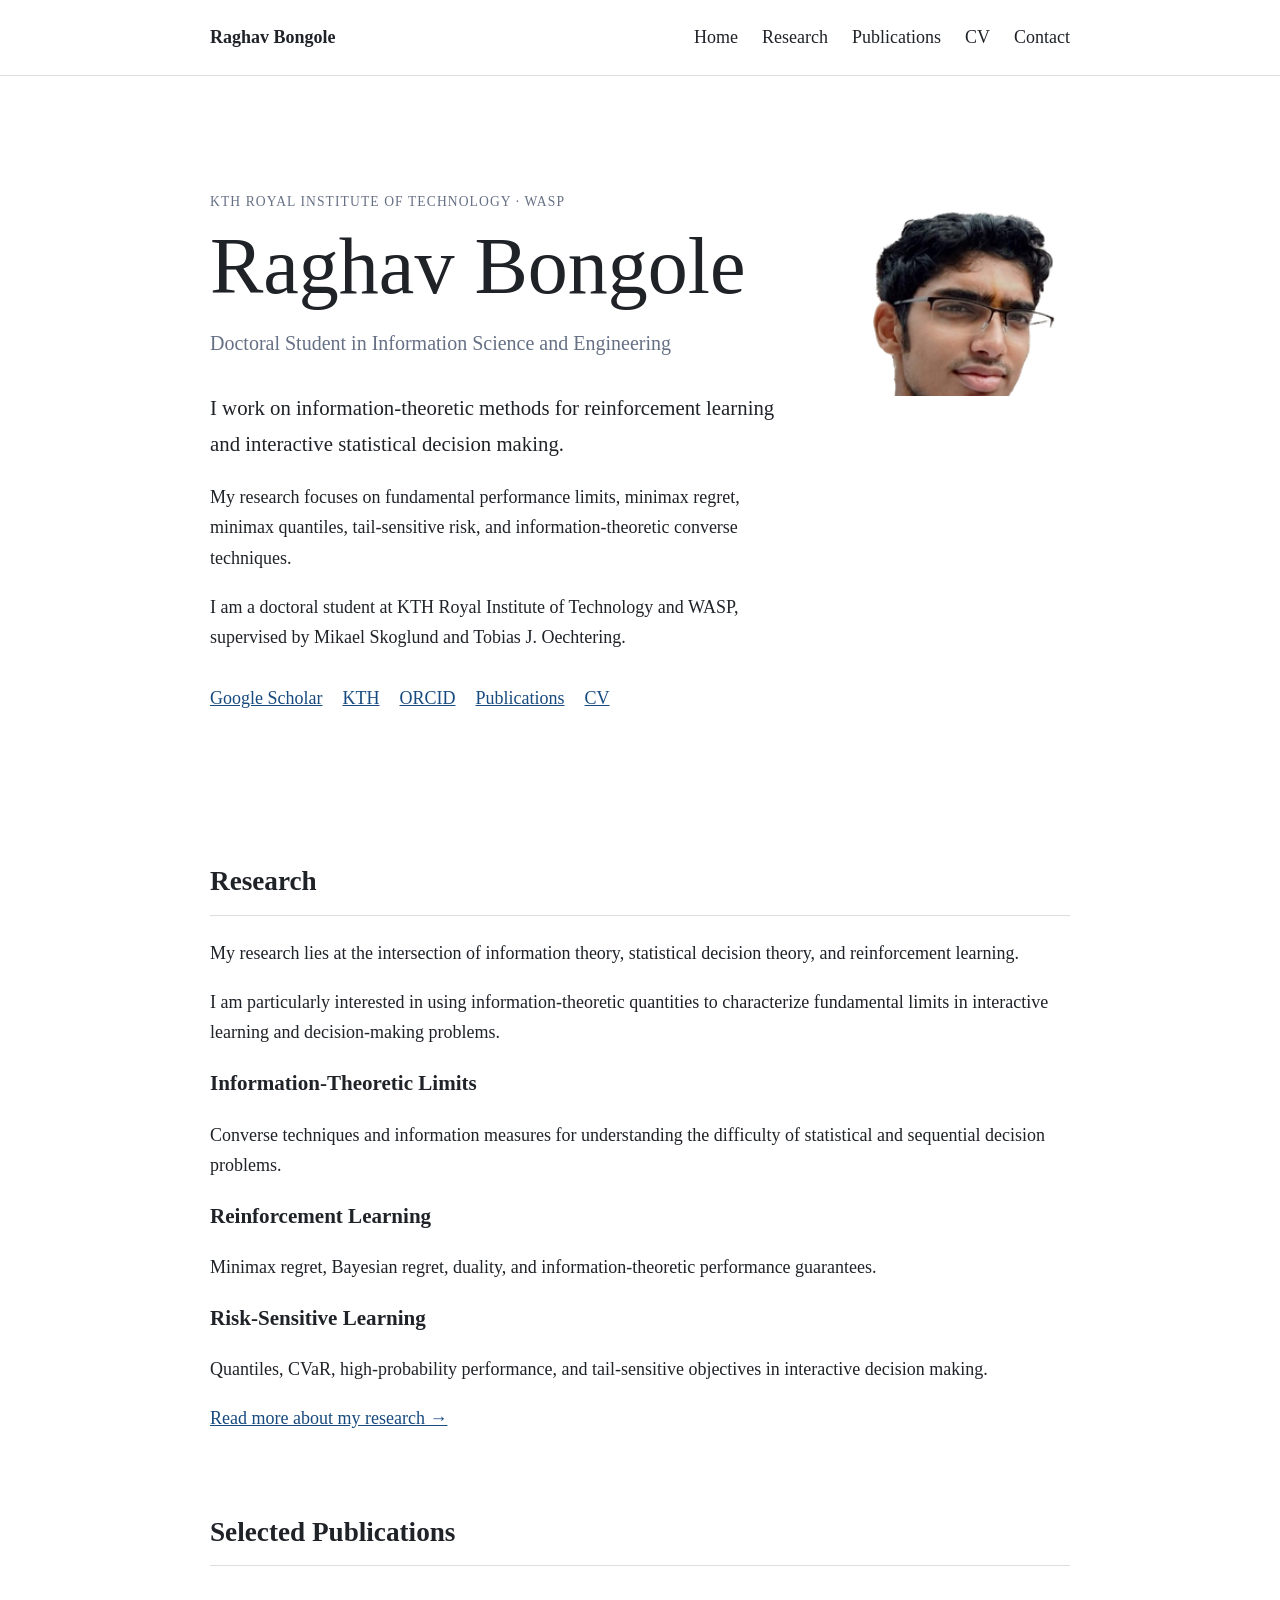
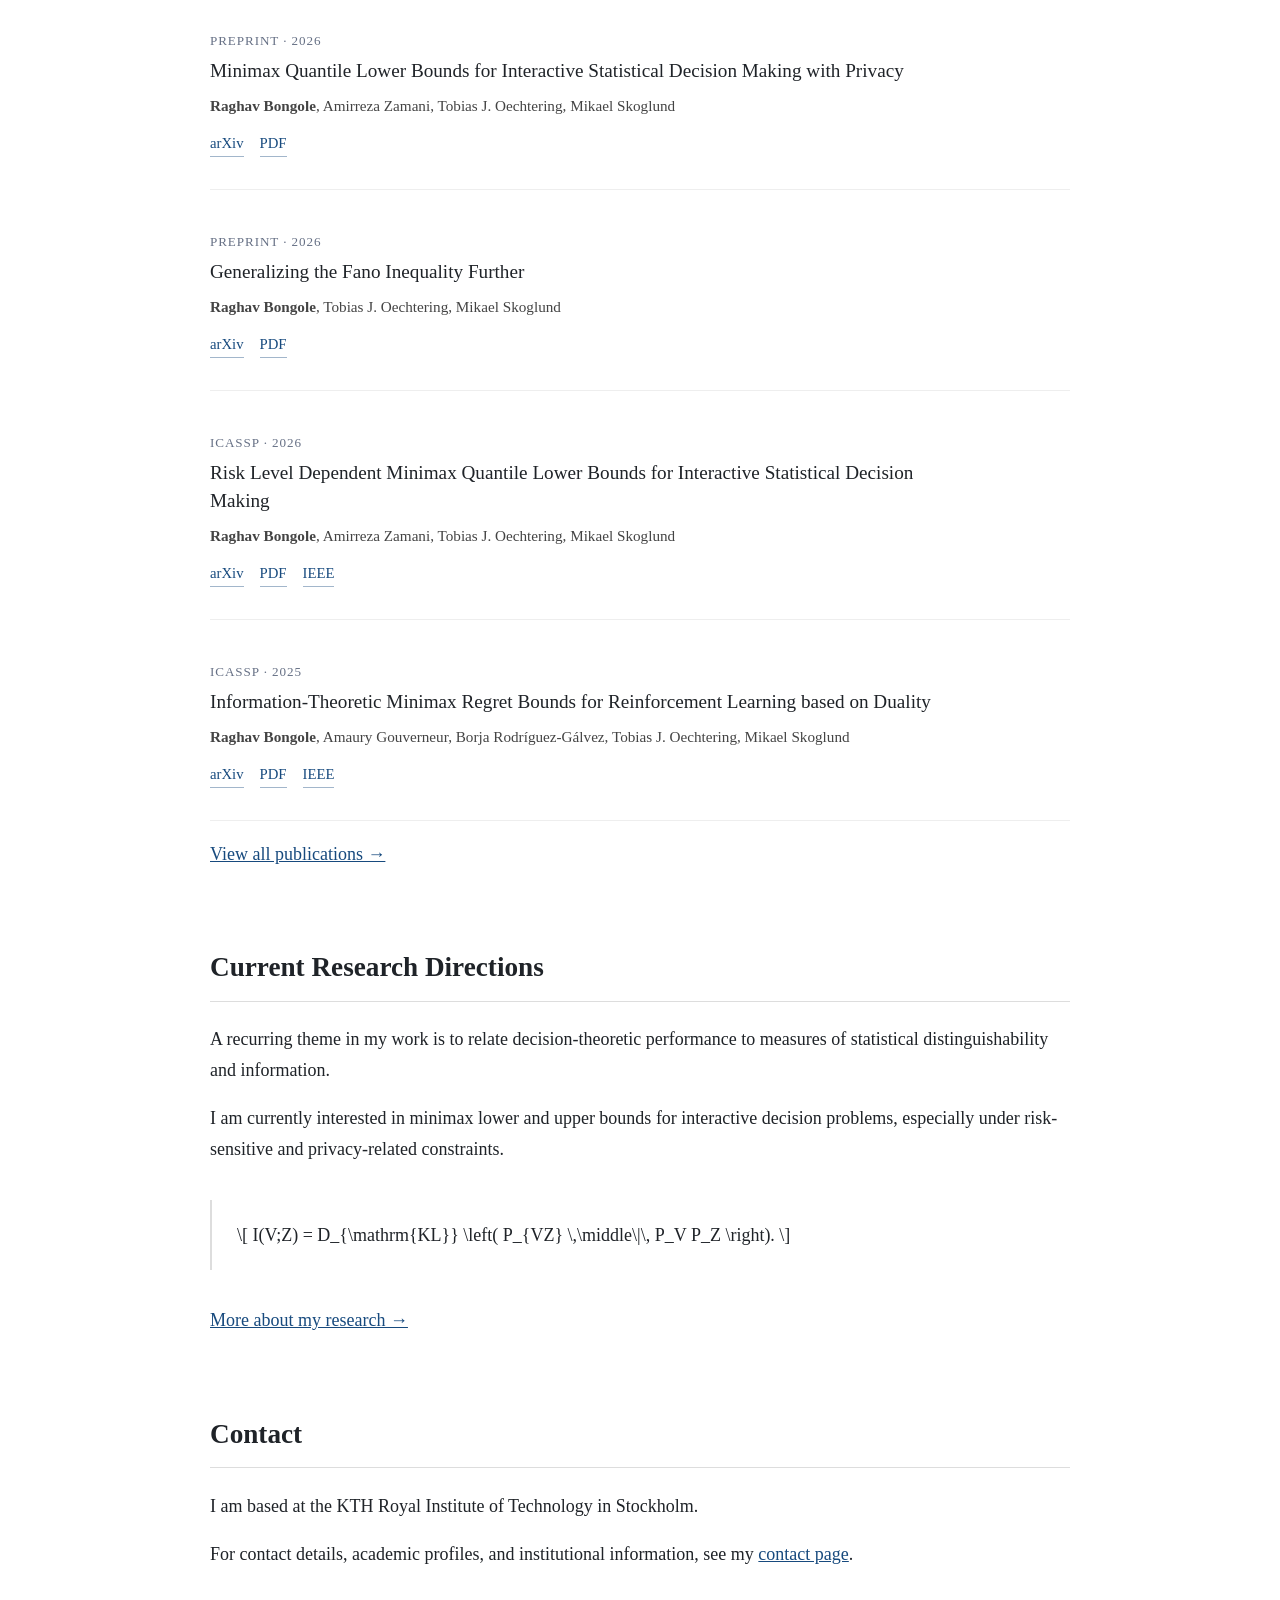
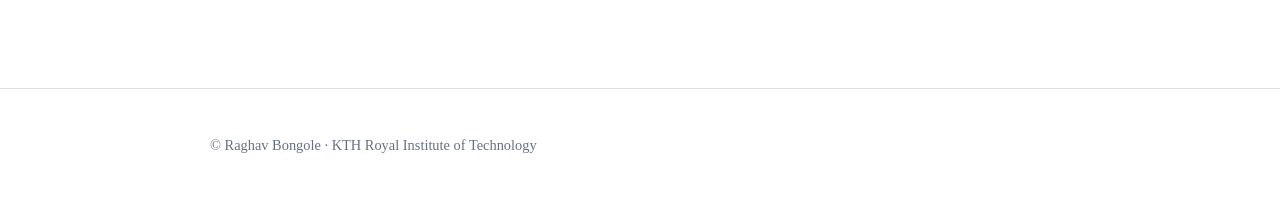
<file: index.html>
<!DOCTYPE html>
<html lang="en">

<head>
    <meta charset="UTF-8">
    <meta name="viewport" content="width=device-width, initial-scale=1.0">

    <title>Raghav Bongole | KTH | Information Theory</title>

    <meta
        name="description"
        content="Raghav Bongole is a doctoral researcher at KTH Royal Institute of Technology working on information theory, reinforcement learning, statistical decision theory, minimax regret, and risk-sensitive learning."
    >

    <meta name="author" content="Raghav Bongole">

    <link
        rel="canonical"
        href="https://thecatfather.github.io/"
    >

    <link rel="stylesheet" href="css/style.css">
</head>


<body>

<header>

    <nav class="container">

        <a class="name" href="index.html">
            Raghav Bongole
        </a>

        <div class="nav-links">
            <a href="index.html">Home</a>
            <a href="research.html">Research</a>
            <a href="publications.html">Publications</a>
            <a href="cv.html">CV</a>
            <a href="contact.html">Contact</a>
        </div>

    </nav>

</header>


<main class="container">

    <!-- INTRODUCTION -->

<section class="hero">

    <div class="hero-grid">

        <div class="hero-text">

            <p class="eyebrow">
                KTH Royal Institute of Technology · WASP
            </p>

            <h1>Raghav Bongole</h1>

            <p class="subtitle">
                Doctoral Student in Information Science and Engineering
            </p>

            <p class="intro">
                I work on information-theoretic methods for
                reinforcement learning and interactive statistical
                decision making.
            </p>

            <p>
                My research focuses on fundamental performance limits,
                minimax regret, minimax quantiles, tail-sensitive risk,
                and information-theoretic converse techniques.
            </p>

            <p>
                I am a doctoral student at KTH Royal Institute of Technology
                and WASP, supervised by Mikael Skoglund and Tobias J. Oechtering.
            </p>

            <div class="profile-links">
                <a href="https://scholar.google.com/citations?hl=en&user=uZM377YAAAAJ">
                    Google Scholar
                </a>

                <a href="https://www.kth.se/profile/bongole">
                    KTH
                </a>

                <a href="https://orcid.org/0000-0003-3906-8806">
                    ORCID
                </a>

                <a href="publications.html">
                    Publications
                </a>

                <a href="assets/raghav-bongole-cv.pdf">
                    CV
                </a>
            </div>

        </div>


        <div class="hero-photo">

            <img
                src="assets/images/bongole.png"
                alt="Raghav Bongole"
            >

        </div>

    </div>

</section>



    <!-- RESEARCH -->

    <section>

        <h2>Research</h2>

        <p>
            My research lies at the intersection of
            information theory, statistical decision theory,
            and reinforcement learning.
        </p>

        <p>
            I am particularly interested in using
            information-theoretic quantities to characterize
            fundamental limits in interactive learning and
            decision-making problems.
        </p>


        <div class="interest-grid">

            <div>

                <h3>
                    Information-Theoretic Limits
                </h3>

                <p>
                    Converse techniques and information measures
                    for understanding the difficulty of statistical
                    and sequential decision problems.
                </p>

            </div>


            <div>

                <h3>
                    Reinforcement Learning
                </h3>

                <p>
                    Minimax regret, Bayesian regret,
                    duality, and information-theoretic
                    performance guarantees.
                </p>

            </div>


            <div>

                <h3>
                    Risk-Sensitive Learning
                </h3>

                <p>
                    Quantiles, CVaR, high-probability performance,
                    and tail-sensitive objectives in interactive
                    decision making.
                </p>

            </div>

        </div>


        <p>
            <a href="research.html">
                Read more about my research →
            </a>
        </p>

    </section>



    <!-- SELECTED PUBLICATIONS -->

    <section>

        <h2>Selected Publications</h2>


        <article class="publication">

            <p class="publication-venue">
                Preprint · 2026
            </p>

            <h3>
                Minimax Quantile Lower Bounds for Interactive
                Statistical Decision Making with Privacy
            </h3>

            <p class="authors">
                <strong>Raghav Bongole</strong>,
                Amirreza Zamani,
                Tobias J. Oechtering,
                Mikael Skoglund
            </p>

            <div class="paper-links">

                <a
                    href="https://arxiv.org/abs/2606.23096"
                    target="_blank"
                    rel="noopener noreferrer"
                >
                    arXiv
                </a>

                <a
                    href="https://arxiv.org/pdf/2606.23096"
                    target="_blank"
                    rel="noopener noreferrer"
                >
                    PDF
                </a>

            </div>

        </article>



        <article class="publication">

            <p class="publication-venue">
                Preprint · 2026
            </p>

            <h3>
                Generalizing the Fano Inequality Further
            </h3>

            <p class="authors">
                <strong>Raghav Bongole</strong>,
                Tobias J. Oechtering,
                Mikael Skoglund
            </p>

            <div class="paper-links">

                <a
                    href="https://arxiv.org/abs/2601.12027"
                    target="_blank"
                    rel="noopener noreferrer"
                >
                    arXiv
                </a>

                <a
                    href="https://arxiv.org/pdf/2601.12027"
                    target="_blank"
                    rel="noopener noreferrer"
                >
                    PDF
                </a>

            </div>

        </article>



        <article class="publication">

            <p class="publication-venue">
                ICASSP · 2026
            </p>

            <h3>
                Risk Level Dependent Minimax Quantile Lower Bounds
                for Interactive Statistical Decision Making
            </h3>

            <p class="authors">
                <strong>Raghav Bongole</strong>,
                Amirreza Zamani,
                Tobias J. Oechtering,
                Mikael Skoglund
            </p>

            <div class="paper-links">

                <a
                    href="https://arxiv.org/abs/2510.05808"
                    target="_blank"
                    rel="noopener noreferrer"
                >
                    arXiv
                </a>

                <a
                    href="https://arxiv.org/pdf/2510.05808"
                    target="_blank"
                    rel="noopener noreferrer"
                >
                    PDF
                </a>

                <a
                    href="https://ieeexplore.ieee.org/document/11462880/"
                    target="_blank"
                    rel="noopener noreferrer"
                >
                    IEEE
                </a>

            </div>

        </article>



        <article class="publication">

            <p class="publication-venue">
                ICASSP · 2025
            </p>

            <h3>
                Information-Theoretic Minimax Regret Bounds
                for Reinforcement Learning based on Duality
            </h3>

            <p class="authors">
                <strong>Raghav Bongole</strong>,
                Amaury Gouverneur,
                Borja Rodríguez-Gálvez,
                Tobias J. Oechtering,
                Mikael Skoglund
            </p>

            <div class="paper-links">

                <a
                    href="https://arxiv.org/abs/2410.16013"
                    target="_blank"
                    rel="noopener noreferrer"
                >
                    arXiv
                </a>

                <a
                    href="https://arxiv.org/pdf/2410.16013"
                    target="_blank"
                    rel="noopener noreferrer"
                >
                    PDF
                </a>

                <a
                    href="https://ieeexplore.ieee.org/document/10889842"
                    target="_blank"
                    rel="noopener noreferrer"
                >
                    IEEE
                </a>

            </div>

        </article>


        <p class="all-publications-link">

            <a href="publications.html">
                View all publications →
            </a>

        </p>

    </section>



    <!-- CURRENT RESEARCH -->

    <section>

        <h2>Current Research Directions</h2>

        <p>
            A recurring theme in my work is to relate
            decision-theoretic performance to measures of
            statistical distinguishability and information.
        </p>

        <p>
            I am currently interested in minimax lower and upper
            bounds for interactive decision problems, especially
            under risk-sensitive and privacy-related constraints.
        </p>

        <div class="equation-block">

            \[
            I(V;Z)
            =
            D_{\mathrm{KL}}
            \left(
                P_{VZ}
                \,\middle\|\,
                P_V P_Z
            \right).
            \]

        </div>

        <p>
            <a href="research.html">
                More about my research →
            </a>
        </p>

    </section>



    <!-- CONTACT -->

    <section>

        <h2>Contact</h2>

        <p>
            I am based at the
            KTH Royal Institute of Technology in Stockholm.
        </p>

        <p>
            For contact details, academic profiles,
            and institutional information, see my
            <a href="contact.html">contact page</a>.
        </p>

    </section>

</main>



<footer>

    <div class="container">

        <p>
            © Raghav Bongole ·
            KTH Royal Institute of Technology
        </p>

    </div>

</footer>


</body>
</html>
</file>
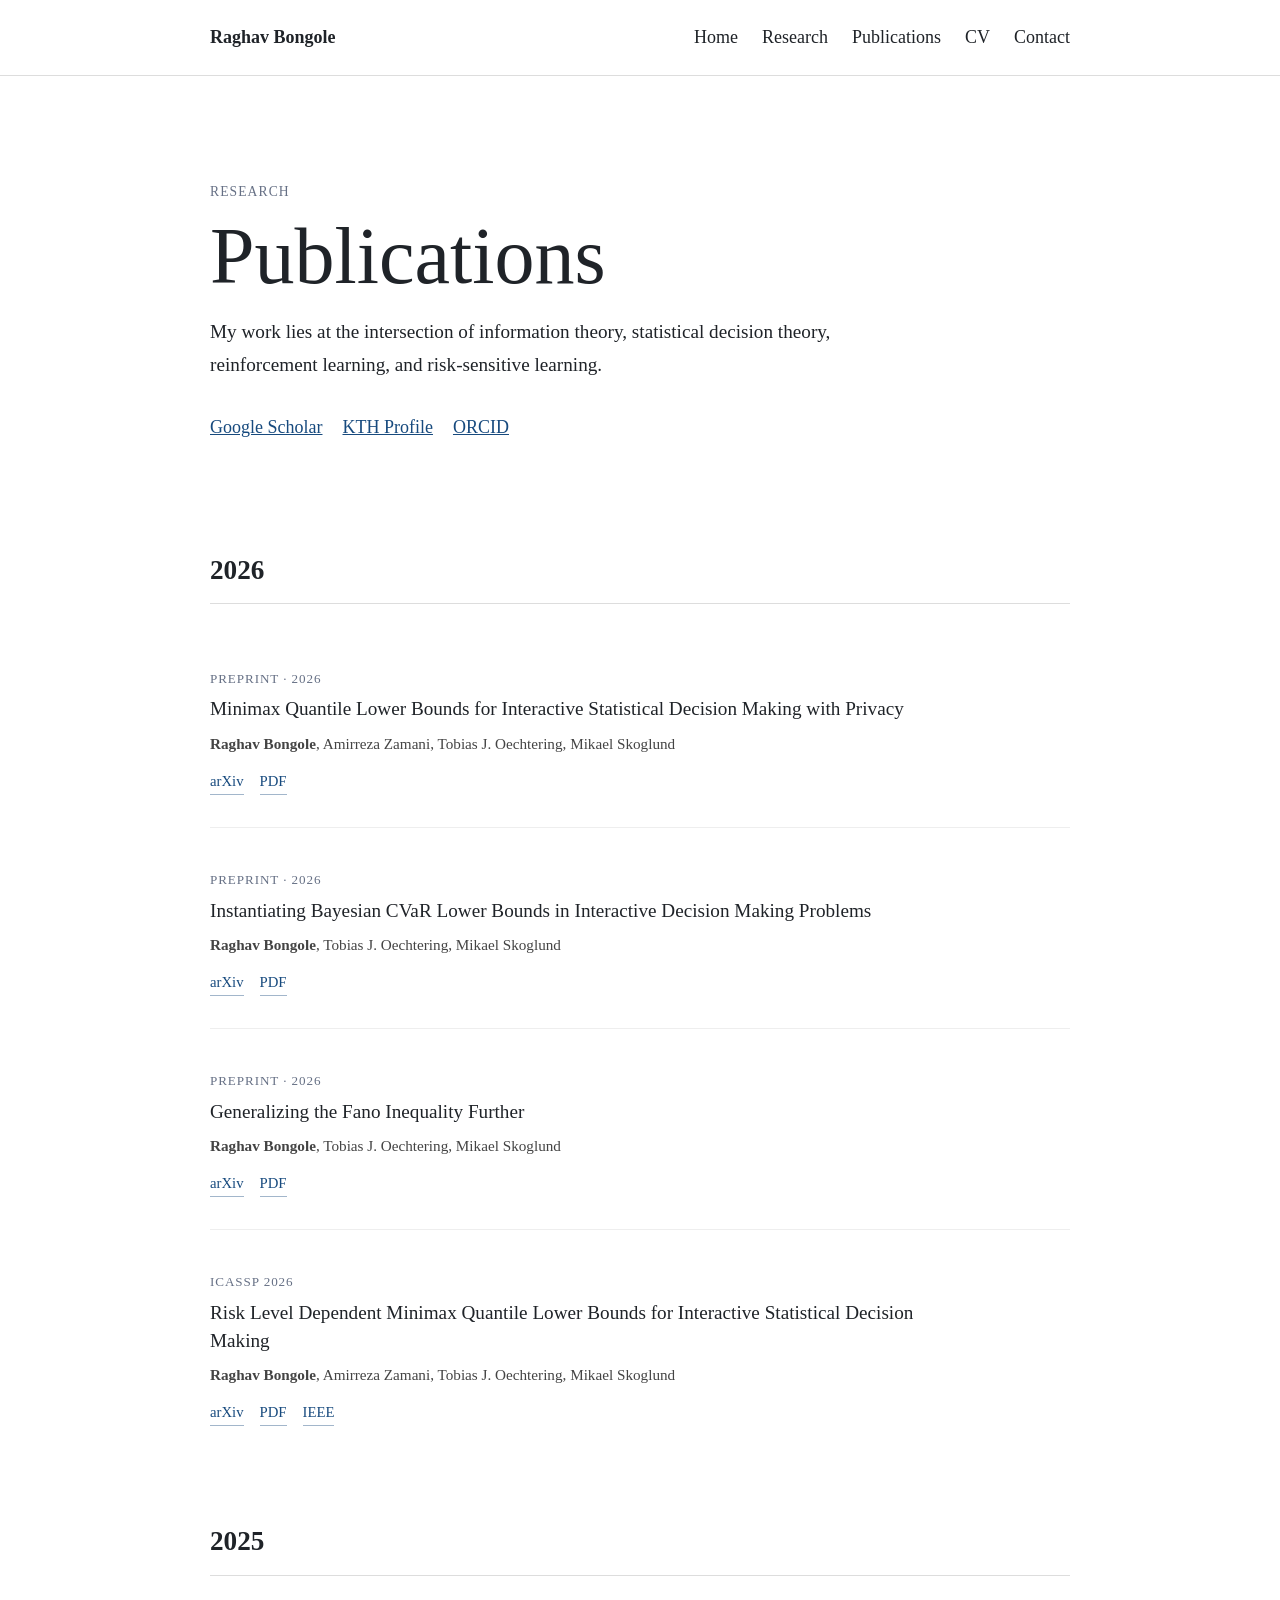
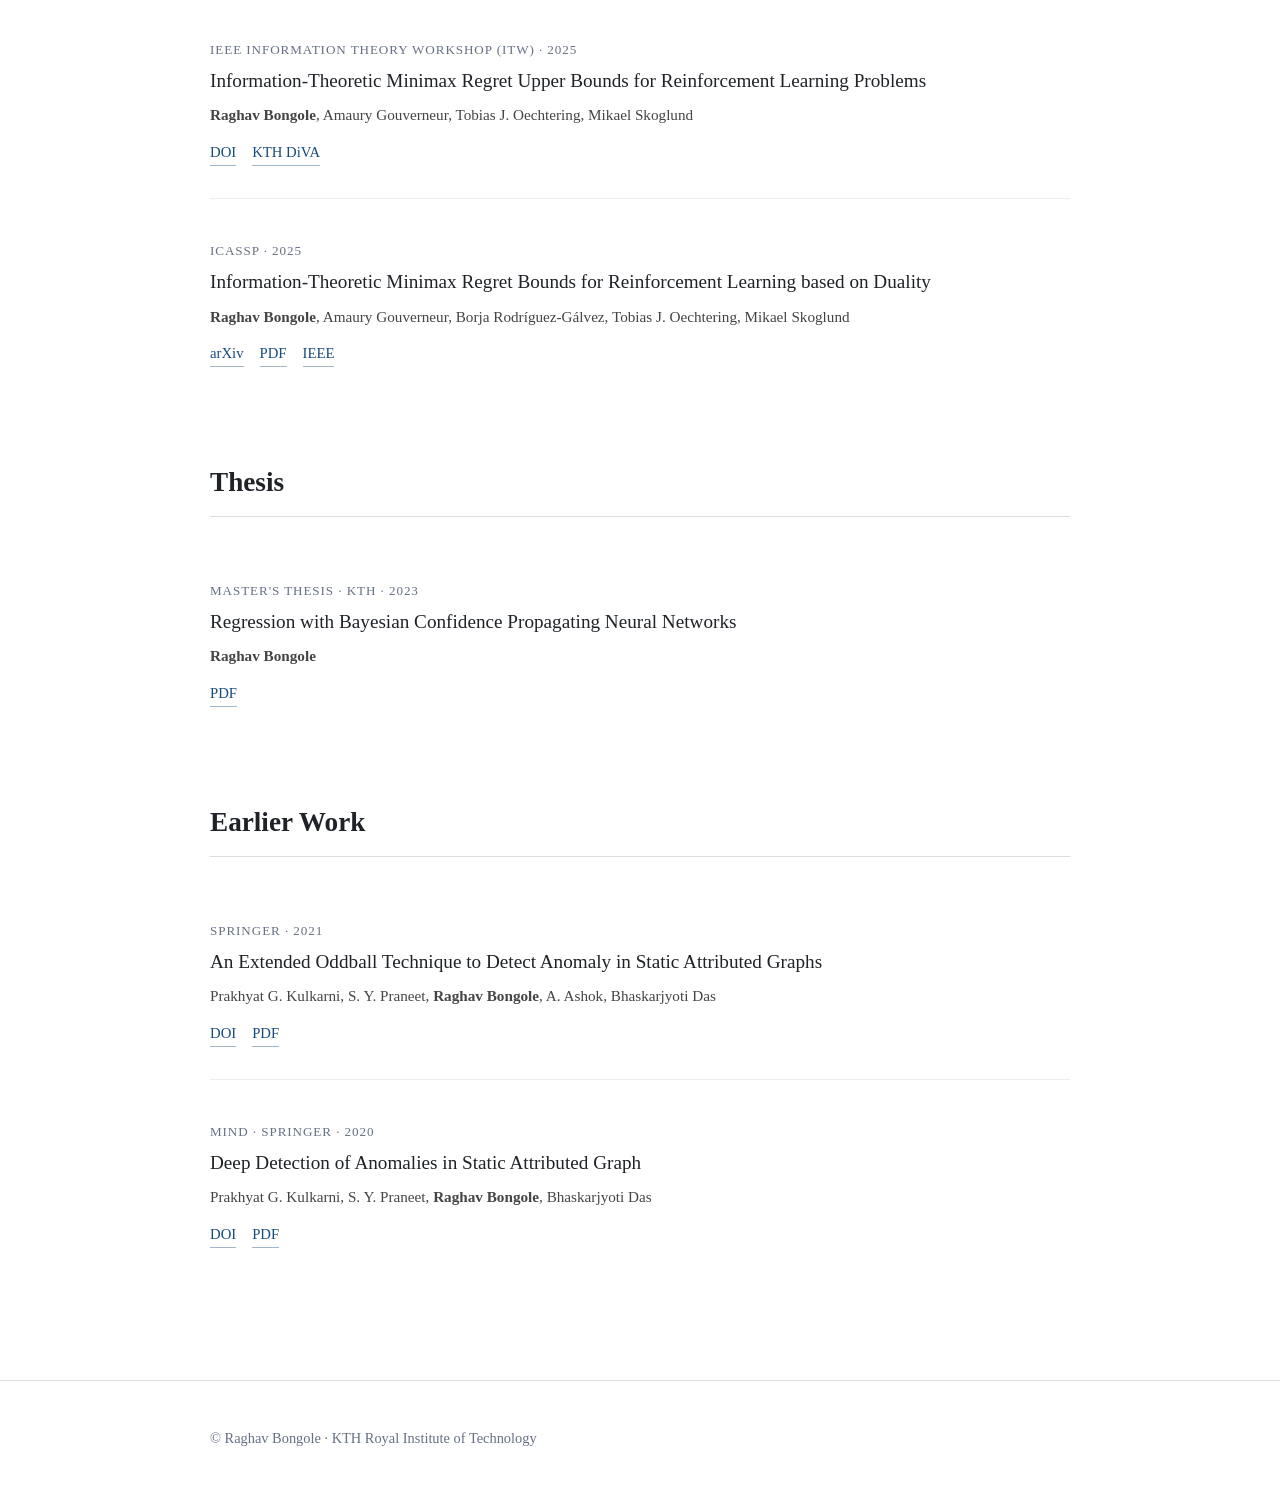
<file: publications.html>
<!DOCTYPE html>
<html lang="en">

<head>
    <meta charset="UTF-8">
    <meta name="viewport" content="width=device-width, initial-scale=1.0">

    <title>Publications | Raghav Bongole</title>

    <meta
        name="description"
        content="Publications and research papers by Raghav Bongole."
    >

    <link rel="stylesheet" href="css/style.css">
</head>


<body>

<header>
    <nav class="container">

        <a class="name" href="index.html">
            Raghav Bongole
        </a>

        <div class="nav-links">
            <a href="index.html">Home</a>
            <a href="research.html">Research</a>
            <a href="publications.html">Publications</a>
            <a href="cv.html">CV</a>
            <a href="contact.html">Contact</a>
        </div>

    </nav>
</header>


<main class="container">

    <section class="page-hero">

        <p class="eyebrow">
            Research
        </p>

        <h1>Publications</h1>

        <p class="page-intro">
            My work lies at the intersection of information theory,
            statistical decision theory, reinforcement learning,
            and risk-sensitive learning.
        </p>

        <div class="profile-links">

            <a
                href="https://scholar.google.com/citations?hl=en&user=uZM377YAAAAJ"
                target="_blank"
                rel="noopener noreferrer"
            >
                Google Scholar
            </a>

            <a
                href="https://www.kth.se/profile/bongole"
                target="_blank"
                rel="noopener noreferrer"
            >
                KTH Profile
            </a>

            <a
                href="https://orcid.org/0000-0003-3906-8806"
                target="_blank"
                rel="noopener noreferrer"
            >
                ORCID
            </a>

        </div>

    </section>



    <!-- 2026 -->

    <section class="publication-section">

        <h2>2026</h2>


        <article class="publication">

            <p class="publication-venue">
                Preprint · 2026
            </p>

            <h3>
                Minimax Quantile Lower Bounds for Interactive
                Statistical Decision Making with Privacy
            </h3>

            <p class="authors">
                <strong>Raghav Bongole</strong>,
                Amirreza Zamani,
                Tobias J. Oechtering,
                Mikael Skoglund
            </p>

            <div class="paper-links">

                <a
                    href="https://arxiv.org/abs/2606.23096"
                    target="_blank"
                    rel="noopener noreferrer"
                >
                    arXiv
                </a>

                <a
                    href="https://arxiv.org/pdf/2606.23096"
                    target="_blank"
                    rel="noopener noreferrer"
                >
                    PDF
                </a>

            </div>

        </article>



        <article class="publication">

            <p class="publication-venue">
                Preprint · 2026
            </p>

            <h3>
                Instantiating Bayesian CVaR Lower Bounds in
                Interactive Decision Making Problems
            </h3>

            <p class="authors">
                <strong>Raghav Bongole</strong>,
                Tobias J. Oechtering,
                Mikael Skoglund
            </p>

            <div class="paper-links">

                <a
                    href="https://arxiv.org/abs/2604.12519"
                    target="_blank"
                    rel="noopener noreferrer"
                >
                    arXiv
                </a>

                <a
                    href="https://arxiv.org/pdf/2604.12519"
                    target="_blank"
                    rel="noopener noreferrer"
                >
                    PDF
                </a>

            </div>

        </article>



        <article class="publication">

            <p class="publication-venue">
                Preprint · 2026
            </p>

            <h3>
                Generalizing the Fano Inequality Further
            </h3>

            <p class="authors">
                <strong>Raghav Bongole</strong>,
                Tobias J. Oechtering,
                Mikael Skoglund
            </p>

            <div class="paper-links">

                <a
                    href="https://arxiv.org/abs/2601.12027"
                    target="_blank"
                    rel="noopener noreferrer"
                >
                    arXiv
                </a>

                <a
                    href="https://arxiv.org/pdf/2601.12027"
                    target="_blank"
                    rel="noopener noreferrer"
                >
                    PDF
                </a>

            </div>

        </article>



        <article class="publication">

            <p class="publication-venue">
                ICASSP 2026
            </p>

            <h3>
                Risk Level Dependent Minimax Quantile Lower Bounds
                for Interactive Statistical Decision Making
            </h3>

            <p class="authors">
                <strong>Raghav Bongole</strong>,
                Amirreza Zamani,
                Tobias J. Oechtering,
                Mikael Skoglund
            </p>

            <div class="paper-links">

                <a
                    href="https://arxiv.org/abs/2510.05808"
                    target="_blank"
                    rel="noopener noreferrer"
                >
                    arXiv
                </a>

                <a
                    href="https://arxiv.org/pdf/2510.05808"
                    target="_blank"
                    rel="noopener noreferrer"
                >
                    PDF
                </a>

                <a
                    href="https://ieeexplore.ieee.org/document/11462880/"
                    target="_blank"
                    rel="noopener noreferrer"
                >
                    IEEE
                </a>

            </div>

        </article>

    </section>



    <!-- 2025 -->

    <section class="publication-section">

        <h2>2025</h2>


        <article class="publication">

            <p class="publication-venue">
                IEEE Information Theory Workshop (ITW) · 2025
            </p>

            <h3>
                Information-Theoretic Minimax Regret Upper Bounds
                for Reinforcement Learning Problems
            </h3>

            <p class="authors">
                <strong>Raghav Bongole</strong>,
                Amaury Gouverneur,
                Tobias J. Oechtering,
                Mikael Skoglund
            </p>

            <div class="paper-links">

                <a
                    href="https://doi.org/10.1109/ITW62417.2025.11240440"
                    target="_blank"
                    rel="noopener noreferrer"
                >
                    DOI
                </a>

                <a
                    href="https://kth.diva-portal.org/smash/record.jsf?pid=diva2:2042055"
                    target="_blank"
                    rel="noopener noreferrer"
                >
                    KTH DiVA
                </a>

            </div>

        </article>


        <article class="publication">

            <p class="publication-venue">
                ICASSP · 2025
            </p>

            <h3>
                Information-Theoretic Minimax Regret Bounds
                for Reinforcement Learning based on Duality
            </h3>

            <p class="authors">
                <strong>Raghav Bongole</strong>,
                Amaury Gouverneur,
                Borja Rodríguez-Gálvez,
                Tobias J. Oechtering,
                Mikael Skoglund
            </p>

            <div class="paper-links">

                <a
                    href="https://arxiv.org/abs/2410.16013"
                    target="_blank"
                    rel="noopener noreferrer"
                >
                    arXiv
                </a>

                <a
                    href="https://arxiv.org/pdf/2410.16013"
                    target="_blank"
                    rel="noopener noreferrer"
                >
                    PDF
                </a>

                <a
                    href="https://ieeexplore.ieee.org/document/10889842"
                    target="_blank"
                    rel="noopener noreferrer"
                >
                    IEEE
                </a>

            </div>

        </article>

    </section>



    <!-- THESIS -->

    <section class="publication-section">

        <h2>Thesis</h2>


        <article class="publication">

            <p class="publication-venue">
                Master's Thesis · KTH · 2023
            </p>

            <h3>
                Regression with Bayesian Confidence Propagating
                Neural Networks
            </h3>

            <p class="authors">
                <strong>Raghav Bongole</strong>
            </p>

            <div class="paper-links">

                <a
                    href="https://kth.diva-portal.org/smash/get/diva2:1738778/FULLTEXT01.pdf"
                    target="_blank"
                    rel="noopener noreferrer"
                >
                    PDF
                </a>

            </div>

        </article>

    </section>



    <!-- EARLIER WORK -->

    <section class="publication-section">

        <h2>Earlier Work</h2>


        <article class="publication">

            <p class="publication-venue">
                Springer · 2021
            </p>

            <h3>
                An Extended Oddball Technique to Detect Anomaly
                in Static Attributed Graphs
            </h3>

            <p class="authors">
                Prakhyat G. Kulkarni,
                S. Y. Praneet,
                <strong>Raghav Bongole</strong>,
                A. Ashok,
                Bhaskarjyoti Das
            </p>

            <div class="paper-links">

                <a
                    href="https://doi.org/10.1007/978-981-33-4501-0_58"
                    target="_blank"
                    rel="noopener noreferrer"
                >
                    DOI
                </a>

                <a
                    href="https://link.springer.com/content/pdf/10.1007/978-981-33-4501-0_58"
                    target="_blank"
                    rel="noopener noreferrer"
                >
                    PDF
                </a>

            </div>

        </article>



        <article class="publication">

            <p class="publication-venue">
                MIND · Springer · 2020
            </p>

            <h3>
                Deep Detection of Anomalies in Static Attributed Graph
            </h3>

            <p class="authors">
                Prakhyat G. Kulkarni,
                S. Y. Praneet,
                <strong>Raghav Bongole</strong>,
                Bhaskarjyoti Das
            </p>

            <div class="paper-links">

                <a
                    href="https://doi.org/10.1007/978-981-15-6318-8_50"
                    target="_blank"
                    rel="noopener noreferrer"
                >
                    DOI
                </a>

                <a
                    href="https://link.springer.com/content/pdf/10.1007/978-981-15-6318-8_50.pdf"
                    target="_blank"
                    rel="noopener noreferrer"
                >
                    PDF
                </a>

            </div>

        </article>

    </section>


</main>


<footer>

    <div class="container">

        <p>
            © Raghav Bongole ·
            KTH Royal Institute of Technology
        </p>

    </div>

</footer>


</body>
</html>
</file>
<file: css/style.css>
:root {
    --text: #1f2328;
    --secondary: #667085;
    --link: #174a7e;
    --border: #dddddd;
    --background: #ffffff;
    --max-width: 860px;
}

* {
    box-sizing: border-box;
}

body {
    margin: 0;

    font-family:
        Georgia,
        "Times New Roman",
        serif;

    font-size: 18px;
    line-height: 1.7;

    color: var(--text);
    background: var(--background);
}

.container {
    width: min(90%, var(--max-width));
    margin: auto;
}


/* Header */

header {
    border-bottom: 1px solid var(--border);
}

nav {
    min-height: 75px;

    display: flex;
    justify-content: space-between;
    align-items: center;
}

.name {
    color: var(--text);
    text-decoration: none;
    font-weight: bold;
}

.nav-links {
    display: flex;
    gap: 24px;
}

.nav-links a {
    color: var(--text);
    text-decoration: none;
}

.nav-links a:hover {
    color: var(--link);
}


/* Main */

main {
    padding-bottom: 100px;
}

.hero {
    padding: 100px 0 70px;
}

.hero-text {
    max-width: 760px;
}

.eyebrow {
    font-size: 0.85rem;

    text-transform: uppercase;
    letter-spacing: 0.08em;

    color: var(--secondary);
}

h1 {
    margin: 10px 0;

    font-size: clamp(3rem, 8vw, 5rem);
    font-weight: normal;

    line-height: 1;
}

.subtitle {
    color: var(--secondary);
    font-size: 1.25rem;
}

.intro {
    margin-top: 30px;

    font-size: 1.3rem;
}

.profile-links {
    display: flex;
    flex-wrap: wrap;

    gap: 20px;

    margin-top: 30px;
}

a {
    color: var(--link);
}

h2 {
    margin-top: 75px;

    padding-bottom: 10px;

    border-bottom: 1px solid var(--border);

    font-size: 1.7rem;
}

h3 {
    line-height: 1.4;
}

.research-list {
    columns: 2;
}

.publication {
    padding: 25px 0;

    border-bottom: 1px solid #eeeeee;
}

.publication h3 {
    margin: 4px 0;
}

.year {
    color: var(--secondary);

    font-size: 0.9rem;
}


/* Footer */

footer {
    border-top: 1px solid var(--border);

    padding: 30px 0;

    color: var(--secondary);

    font-size: 0.9rem;
}


/* Mobile */

@media (max-width: 650px) {

    nav {
        padding: 20px 0;

        flex-direction: column;
        align-items: flex-start;

        gap: 10px;
    }

    .nav-links {
        flex-wrap: wrap;

        gap: 15px;
    }

    .hero {
        padding: 65px 0 40px;
    }

    .research-list {
        columns: 1;
    }

}

/* ========================================
   SECONDARY PAGES
   ======================================== */

.page-hero {
    padding: 90px 0 45px;
    max-width: 760px;
}

.page-hero h1 {
    margin-bottom: 20px;
}

.page-intro {
    font-size: 1.2rem;
    max-width: 720px;
}


/* ========================================
   PUBLICATIONS
   ======================================== */

.publication-section {
    margin-top: 60px;
}

.publication-section h2 {
    margin-top: 0;
}

.publication {
    padding: 28px 0 32px;

    border-bottom: 1px solid #eeeeee;
}

.publication:last-child {
    border-bottom: none;
}

.publication h3 {
    margin: 5px 0 8px;

    max-width: 750px;

    font-size: 1.2rem;
    line-height: 1.45;

    font-weight: normal;
}

.publication-venue {
    margin-bottom: 5px;

    color: var(--secondary);

    font-size: 0.82rem;

    text-transform: uppercase;
    letter-spacing: 0.07em;
}

.authors {
    margin: 8px 0;

    color: #444;

    font-size: 0.95rem;
}

.paper-links {
    display: flex;
    flex-wrap: wrap;

    gap: 16px;

    margin-top: 12px;
}

.paper-links a {
    font-size: 0.92rem;

    text-decoration: none;

    border-bottom: 1px solid
        color-mix(in srgb, var(--link) 40%, transparent);
}

.paper-links a:hover {
    border-bottom-color: var(--link);
}


/* ========================================
   RESEARCH
   ======================================== */

.research-topic {
    margin-top: 65px;
    max-width: 760px;
}

.research-topic h2 {
    margin-top: 0;
}

.research-topic p {
    max-width: 720px;
}

.equation-block {
    margin: 35px 0;

    padding: 20px 25px;

    overflow-x: auto;

    border-left: 2px solid var(--border);
}


/* ========================================
   ACTIVE / HOVER NAVIGATION
   ======================================== */

.nav-links a {
    position: relative;
}

.nav-links a:hover {
    color: var(--link);
}


/* ========================================
   MOBILE
   ======================================== */

@media (max-width: 650px) {

    .page-hero {
        padding: 55px 0 25px;
    }

    .page-hero h1 {
        font-size: 2.6rem;
    }

    .publication-section {
        margin-top: 45px;
    }

    .publication {
        padding: 22px 0;
    }

    .research-topic {
        margin-top: 45px;
    }

}

/* Hero with profile photo */

.hero-grid {
    display: grid;
    grid-template-columns: minmax(0, 1fr) 220px;
    gap: 60px;

    align-items: start;
}


.hero-photo img {
    width: 220px;
    height: 220px;

    object-fit: cover;

    border-radius: 4px;

    display: block;
}


/* Mobile */

@media (max-width: 750px) {

    .hero-grid {
        grid-template-columns: 1fr;
        gap: 30px;
    }

    .hero-photo {
        order: -1;
    }

    .hero-photo img {
        width: 170px;
        height: 170px;
    }
}
</file>
